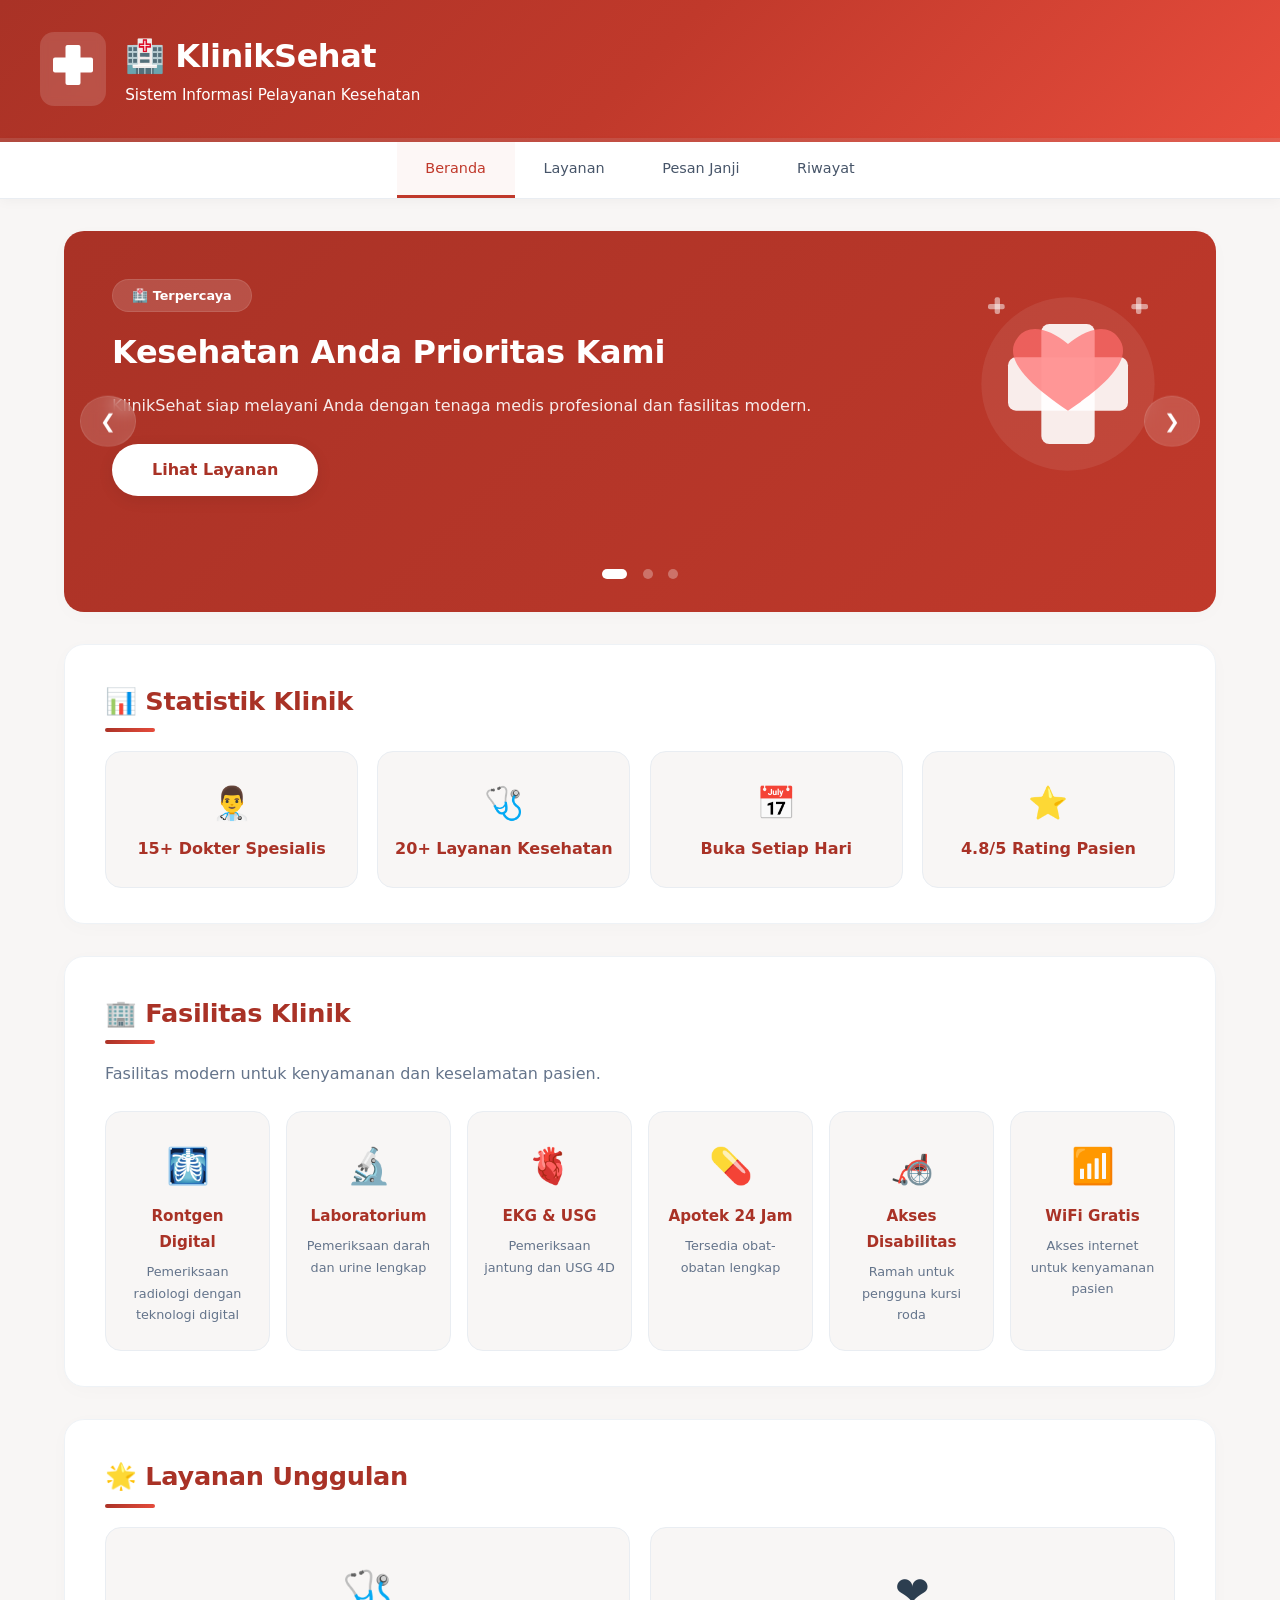
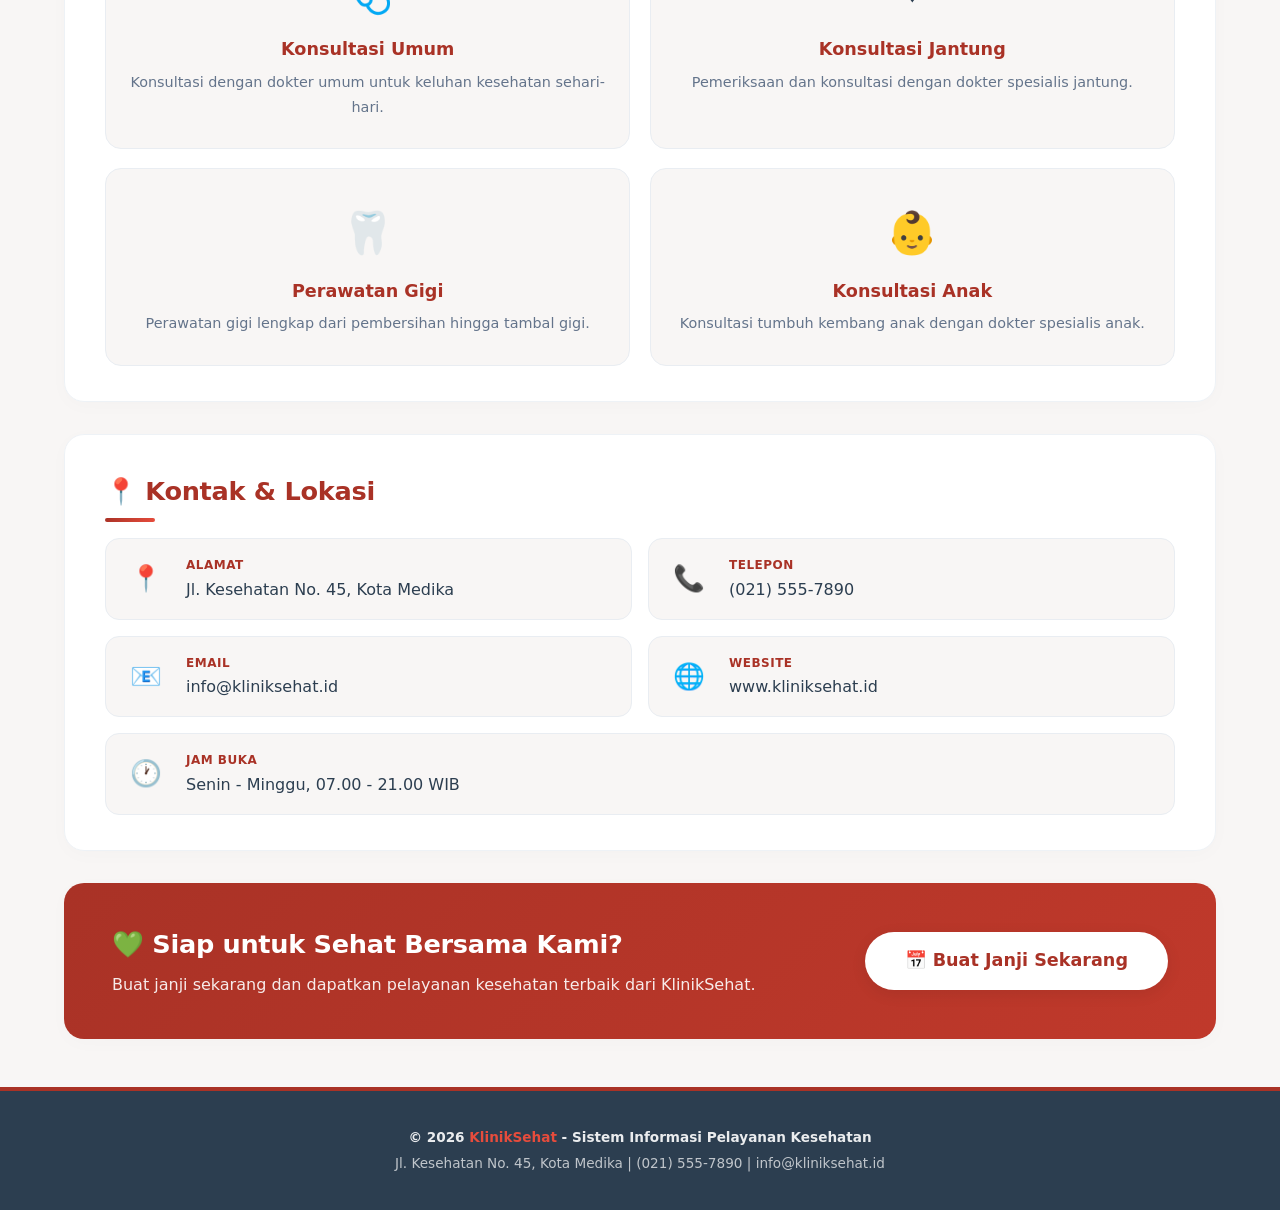
<file: index.html>
<!DOCTYPE html>
<html lang="id">
<head>
    <meta charset="UTF-8" />
    <meta name="viewport" content="width=device-width, initial-scale=1.0" />
    <title>KlinikSehat - Beranda</title>
    <link rel="stylesheet" href="css/style.css">
</head>
<body>

    <!-- ===================== HEADER ===================== -->
    <header>
        <div class="header-container">
            <div class="header-left">
                <div class="header-icon">
                    <svg viewBox="0 0 100 100" width="50" height="50">
                        <rect x="35" y="10" width="30" height="80" rx="4" fill="white" />
                        <rect x="10" y="35" width="80" height="30" rx="4" fill="white" />
                    </svg>
                </div>
                <div class="header-text">
                    <h1 class="animasi-tulisan">🏥 KlinikSehat</h1>
                    <p class="animasi-tulisan-delay">Sistem Informasi Pelayanan Kesehatan</p>
                </div>
            </div>
        </div>
    </header>

    <!-- ===================== NAVIGASI ===================== -->
    <nav>
        <ul>
            <li><a href="index.html" class="active">Beranda</a></li>
            <li><a href="layanan.html">Layanan</a></li>
            <li><a href="pesanan.html">Pesan Janji</a></li>
            <li><a href="riwayat.html">Riwayat</a></li>
        </ul>
    </nav>

    <!-- ===================== KONTEN UTAMA ===================== -->
    <main>

        <!-- ====== HERO SECTION WITH SLIDER ====== -->
        <section class="hero-slider fade-in">
            <div class="slider-container">
                <!-- Slide 1 -->
                <div class="slide active">
                    <div class="slide-content">
                        <div class="slide-text">
                            <span class="slide-badge">🏥 Terpercaya</span>
                            <h2>Kesehatan Anda Prioritas Kami</h2>
                            <p>KlinikSehat siap melayani Anda dengan tenaga medis profesional dan fasilitas modern.</p>
                            <a href="layanan.html" class="btn-primary">Lihat Layanan</a>
                        </div>
                        <div class="slide-image">
                            <svg viewBox="0 0 300 300" width="200" height="200">
                                <circle cx="150" cy="150" r="130" fill="rgba(255,255,255,0.08)" />
                                <rect x="110" y="60" width="80" height="180" rx="12" fill="white" opacity="0.9" />
                                <rect x="60" y="110" width="180" height="80" rx="12" fill="white" opacity="0.9" />
                                <path d="M150 190 C90 150, 50 110, 75 80 C90 60, 120 65, 150 90 C180 65, 210 60, 225 80 C250 110, 210 150, 150 190Z" 
                                      fill="#ff6b6b" opacity="0.7" />
                                <rect x="30" y="30" width="25" height="8" rx="3" fill="white" opacity="0.5" />
                                <rect x="40" y="20" width="8" height="25" rx="3" fill="white" opacity="0.5" />
                                <rect x="245" y="30" width="25" height="8" rx="3" fill="white" opacity="0.5" />
                                <rect x="252" y="20" width="8" height="25" rx="3" fill="white" opacity="0.5" />
                            </svg>
                        </div>
                    </div>
                </div>

                <!-- Slide 2 -->
                <div class="slide">
                    <div class="slide-content">
                        <div class="slide-text">
                            <span class="slide-badge">👨‍⚕️ Profesional</span>
                            <h2>Dokter Spesialis Berpengalaman</h2>
                            <p>Didukung oleh 15+ dokter spesialis yang siap memberikan pelayanan terbaik untuk Anda.</p>
                            <a href="layanan.html" class="btn-primary">Kenali Dokter Kami</a>
                        </div>
                        <div class="slide-image">
                            <svg viewBox="0 0 300 300" width="200" height="200">
                                <circle cx="150" cy="150" r="130" fill="rgba(255,255,255,0.08)" />
                                <circle cx="150" cy="120" r="45" fill="white" opacity="0.9" />
                                <circle cx="150" cy="120" r="25" fill="#A93226" opacity="0.3" />
                                <path d="M80 230 Q150 185 220 230" stroke="white" stroke-width="8" fill="none" stroke-linecap="round" opacity="0.9" />
                                <rect x="120" y="60" width="60" height="120" rx="8" fill="white" opacity="0.7" />
                                <rect x="110" y="55" width="80" height="15" rx="4" fill="white" opacity="0.9" />
                                <rect x="110" y="130" width="80" height="15" rx="4" fill="white" opacity="0.9" />
                            </svg>
                        </div>
                    </div>
                </div>

                <!-- Slide 3 -->
                <div class="slide">
                    <div class="slide-content">
                        <div class="slide-text">
                            <span class="slide-badge">⭐ 4.8/5</span>
                            <h2>Kepuasan Pasien adalah Prioritas</h2>
                            <p>Ribuan pasien telah merasakan pelayanan terbaik dari KlinikSehat.</p>
                            <a href="pesanan.html" class="btn-primary">Buat Janji Sekarang</a>
                        </div>
                        <div class="slide-image">
                            <svg viewBox="0 0 300 300" width="200" height="200">
                                <circle cx="150" cy="150" r="130" fill="rgba(255,255,255,0.08)" />
                                <text x="80" y="130" font-size="80" fill="white" opacity="0.9">⭐</text>
                                <text x="85" y="200" font-size="50" fill="white" opacity="0.9">4.8</text>
                                <text x="160" y="195" font-size="20" fill="white" opacity="0.7">/5</text>
                                <rect x="70" y="230" width="160" height="8" rx="4" fill="white" opacity="0.2" />
                                <rect x="70" y="230" width="140" height="8" rx="4" fill="white" opacity="0.6" />
                            </svg>
                        </div>
                    </div>
                </div>

                <!-- Slider Controls -->
                <button class="slider-btn prev" id="sliderPrev">❮</button>
                <button class="slider-btn next" id="sliderNext">❯</button>

                <!-- Slider Dots -->
                <div class="slider-dots">
                    <span class="dot active" data-slide="0"></span>
                    <span class="dot" data-slide="1"></span>
                    <span class="dot" data-slide="2"></span>
                </div>
            </div>
        </section>

        <!-- ====== STATISTIK ====== -->
        <section class="fade-in" style="animation-delay: 0.1s;">
            <h2>📊 Statistik Klinik</h2>
            <div class="info-grid">
                <div class="info-item">
                    <div class="info-icon">👨‍⚕️</div>
                    <span>15+ Dokter Spesialis</span>
                </div>
                <div class="info-item">
                    <div class="info-icon">🩺</div>
                    <span>20+ Layanan Kesehatan</span>
                </div>
                <div class="info-item">
                    <div class="info-icon">📅</div>
                    <span>Buka Setiap Hari</span>
                </div>
                <div class="info-item">
                    <div class="info-icon">⭐</div>
                    <span>4.8/5 Rating Pasien</span>
                </div>
            </div>
        </section>

        <!-- ====== FASILITAS KLINIK ====== -->
        <section class="fade-in" style="animation-delay: 0.15s;">
            <h2>🏢 Fasilitas Klinik</h2>
            <p style="color: #64748b; margin-bottom: 1.5rem;">Fasilitas modern untuk kenyamanan dan keselamatan pasien.</p>
            <div class="fasilitas-grid">
                <div class="fasilitas-item">
                    <div class="fasilitas-icon">🩻</div>
                    <h4>Rontgen Digital</h4>
                    <p>Pemeriksaan radiologi dengan teknologi digital</p>
                </div>
                <div class="fasilitas-item">
                    <div class="fasilitas-icon">🔬</div>
                    <h4>Laboratorium</h4>
                    <p>Pemeriksaan darah dan urine lengkap</p>
                </div>
                <div class="fasilitas-item">
                    <div class="fasilitas-icon">🫀</div>
                    <h4>EKG & USG</h4>
                    <p>Pemeriksaan jantung dan USG 4D</p>
                </div>
                <div class="fasilitas-item">
                    <div class="fasilitas-icon">💊</div>
                    <h4>Apotek 24 Jam</h4>
                    <p>Tersedia obat-obatan lengkap</p>
                </div>
                <div class="fasilitas-item">
                    <div class="fasilitas-icon">🦽</div>
                    <h4>Akses Disabilitas</h4>
                    <p>Ramah untuk pengguna kursi roda</p>
                </div>
                <div class="fasilitas-item">
                    <div class="fasilitas-icon">📶</div>
                    <h4>WiFi Gratis</h4>
                    <p>Akses internet untuk kenyamanan pasien</p>
                </div>
            </div>
        </section>

        <!-- ====== LAYANAN UNGGULAN ====== -->
        <section class="fade-in" style="animation-delay: 0.2s;">
            <h2>🌟 Layanan Unggulan</h2>
            <div class="layanan-unggulan-grid">
                <div class="layanan-card">
                    <div class="layanan-icon">🩺</div>
                    <h3>Konsultasi Umum</h3>
                    <p>Konsultasi dengan dokter umum untuk keluhan kesehatan sehari-hari.</p>
                </div>
                <div class="layanan-card">
                    <div class="layanan-icon">❤️</div>
                    <h3>Konsultasi Jantung</h3>
                    <p>Pemeriksaan dan konsultasi dengan dokter spesialis jantung.</p>
                </div>
                <div class="layanan-card">
                    <div class="layanan-icon">🦷</div>
                    <h3>Perawatan Gigi</h3>
                    <p>Perawatan gigi lengkap dari pembersihan hingga tambal gigi.</p>
                </div>
                <div class="layanan-card">
                    <div class="layanan-icon">👶</div>
                    <h3>Konsultasi Anak</h3>
                    <p>Konsultasi tumbuh kembang anak dengan dokter spesialis anak.</p>
                </div>
            </div>
        </section>

        <!-- ====== KONTAK & LOKASI ====== -->
        <section class="fade-in" style="animation-delay: 0.3s;">
            <h2>📍 Kontak &amp; Lokasi</h2>
            <div class="kontak-grid">
                <div class="kontak-item">
                    <div class="kontak-icon">📍</div>
                    <div>
                        <span class="kontak-label">Alamat</span>
                        <span class="kontak-value">Jl. Kesehatan No. 45, Kota Medika</span>
                    </div>
                </div>
                <div class="kontak-item">
                    <div class="kontak-icon">📞</div>
                    <div>
                        <span class="kontak-label">Telepon</span>
                        <span class="kontak-value">(021) 555-7890</span>
                    </div>
                </div>
                <div class="kontak-item">
                    <div class="kontak-icon">📧</div>
                    <div>
                        <span class="kontak-label">Email</span>
                        <span class="kontak-value">info@kliniksehat.id</span>
                    </div>
                </div>
                <div class="kontak-item">
                    <div class="kontak-icon">🌐</div>
                    <div>
                        <span class="kontak-label">Website</span>
                        <span class="kontak-value">www.kliniksehat.id</span>
                    </div>
                </div>
                <div class="kontak-item" style="grid-column: 1 / -1;">
                    <div class="kontak-icon">🕐</div>
                    <div>
                        <span class="kontak-label">Jam Buka</span>
                        <span class="kontak-value">Senin - Minggu, 07.00 - 21.00 WIB</span>
                    </div>
                </div>
            </div>
        </section>

        <!-- ====== CTA BANNER ====== -->
        <section class="cta-banner fade-in" style="animation-delay: 0.4s;">
            <div class="cta-banner-content">
                <div>
                    <h2>💚 Siap untuk Sehat Bersama Kami?</h2>
                    <p>Buat janji sekarang dan dapatkan pelayanan kesehatan terbaik dari KlinikSehat.</p>
                </div>
                <a href="pesanan.html" class="btn-primary" style="background: white; color: #A93226; font-size: 1.1rem; padding: 0.9rem 2.5rem;">
                    📅 Buat Janji Sekarang
                </a>
            </div>
        </section>

    </main>

    <!-- ===================== FOOTER ===================== -->
    <footer>
        <p>&copy; 2026 <span>KlinikSehat</span> - Sistem Informasi Pelayanan Kesehatan</p>
        <p>Jl. Kesehatan No. 45, Kota Medika | (021) 555-7890 | info@kliniksehat.id</p>
    </footer>

    <!-- ===================== JAVASCRIPT ===================== -->
    <script src="js/script.js"></script>
</body>
</html>
</file>
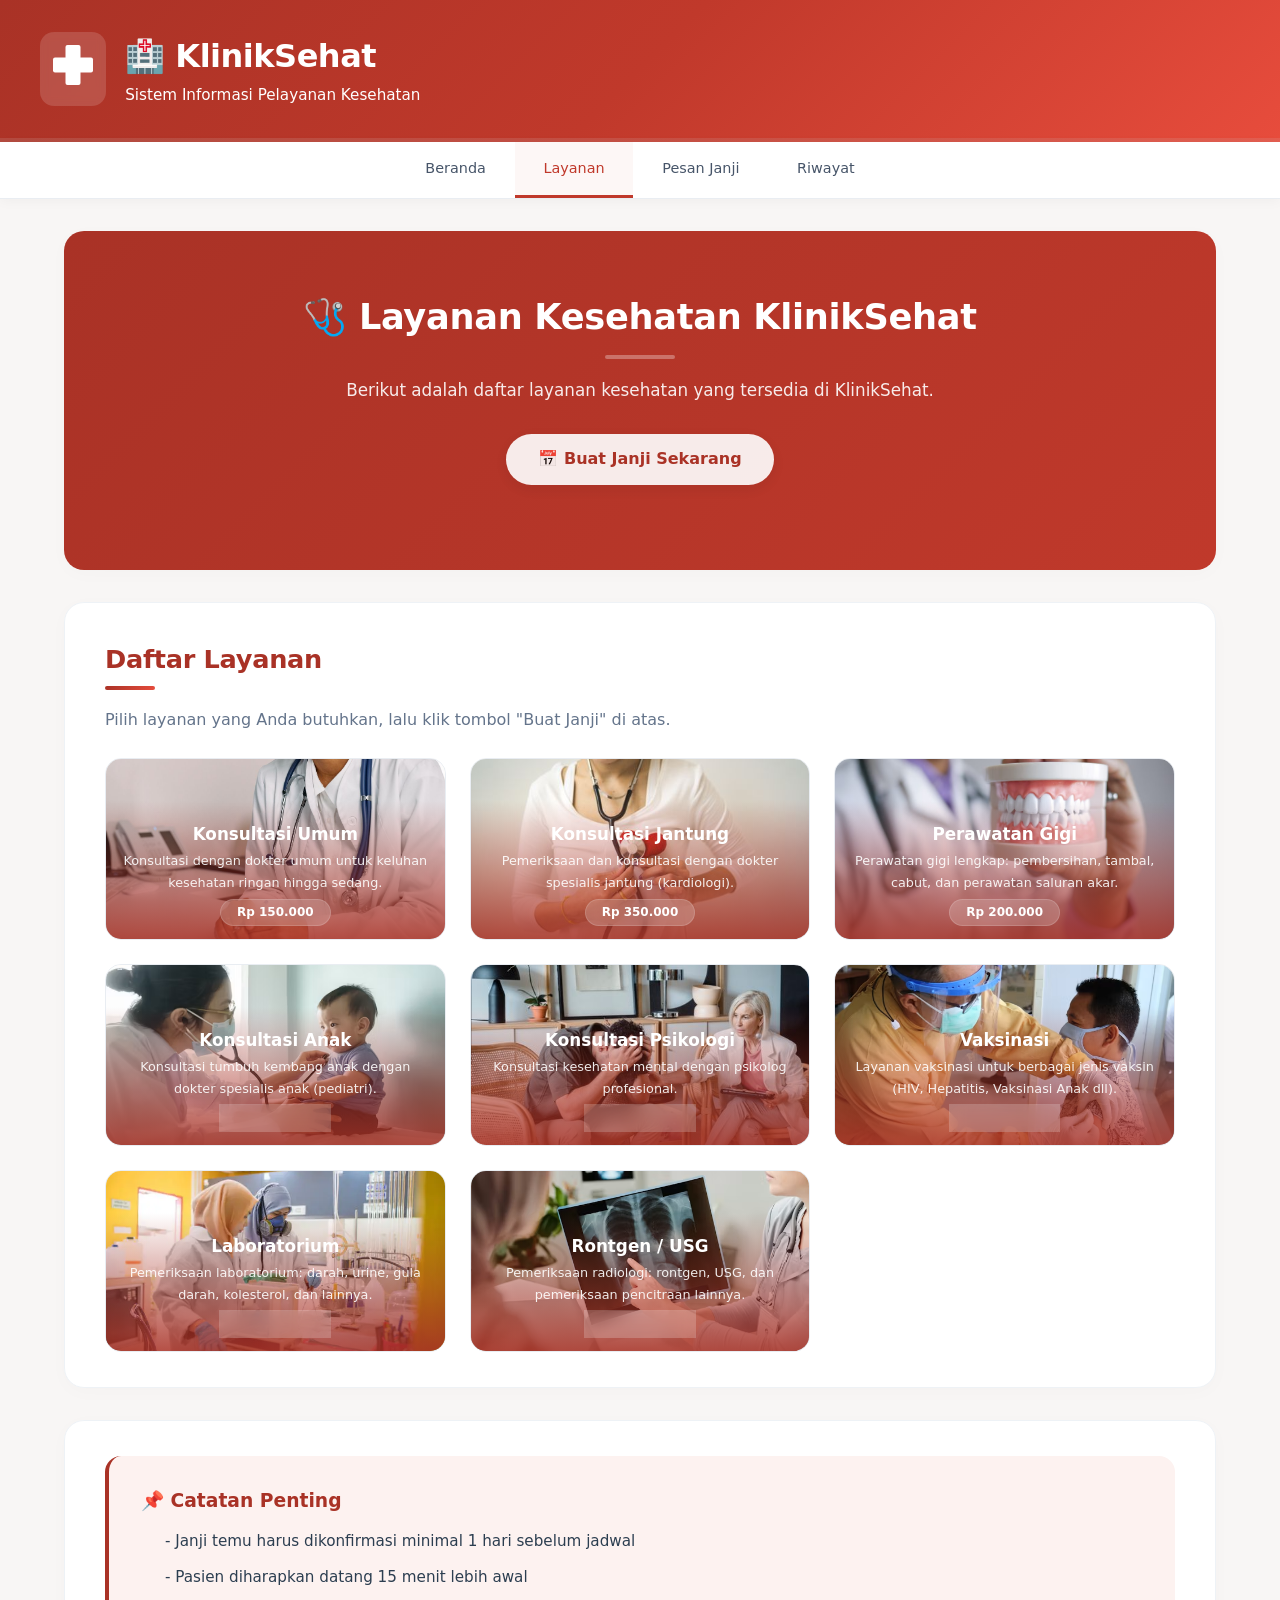
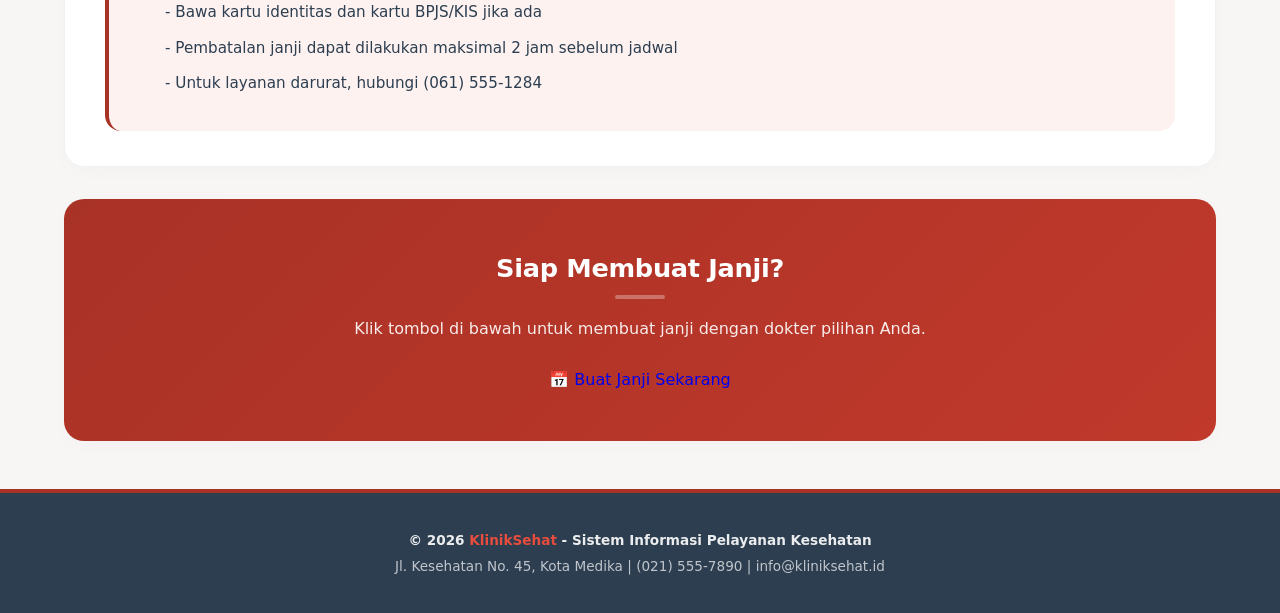
<file: layanan.html>
<!-- ============================================================
    LAYANAN.HTML - Halaman Daftar Layanan KlinikSehat
    Menampilkan 8 layanan kesehatan dalam bentuk card
    Tujuan: Informasi layanan & arahkan ke pemesanan
    Navigasi: Beranda | Layanan (aktif) | Pesan Janji | Riwayat
     ============================================================ -->
<!DOCTYPE html>
<html lang="id">
<head>
    <!-- ============================================================
    META & JUDUL HALAMAN
    ============================================================ -->
    <meta charset="UTF-8">
    <meta name="viewport" content="width=device-width, initial-scale=1.0">
    <title>KlinikSehat - Layanan</title>
    <link rel="stylesheet" href="css/style.css">
</head>
<body>

    <!-- ============================================================
    HEADER - BAGIAN ATAS HALAMAN
    Logo dan nama klinik dengan animasi.
    ============================================================ -->
    <header>
        <div class="header-container">
            <div class="header-left">
                <!-- Icon SVG (Simbol Kesehatan) -->
                <div class="header-icon">
                    <svg viewBox="0 0 100 100" width="50" height="50">
                        <rect x="35" y="10" width="30" height="80" rx="4" fill="white" />
                        <rect x="10" y="35" width="80" height="30" rx="4" fill="white" />
                    </svg>
                </div>
                <!-- Teks Header dengan Animasi Slide Down -->
                <div class="header-text">
                    <h1 class="animasi-tulisan">🏥 KlinikSehat</h1>
                    <p class="animasi-tulisan-delay">Sistem Informasi Pelayanan Kesehatan</p>
                </div>
            </div>
        </div>
    </header>

    <!-- ============================================================
    NAVIGASI - MENU UTAMA
    Link antar halaman, class "active" menandakan halaman saat ini.
    ============================================================ -->
    <nav>
        <ul>
            <li><a href="index.html">Beranda</a></li>
            <li><a href="layanan.html" class="active">Layanan</a></li>
            <li><a href="pesanan.html">Pesan Janji</a></li>
            <li><a href="riwayat.html">Riwayat</a></li>
        </ul>
    </nav>

    <!-- ============================================================
    MAIN - KONTEN UTAMA HALAMAN
    ============================================================ -->
    <main>

        <!-- ============================================================
        SECTION 1: HERO LAYANAN
        Banner utama halaman layanan dengan tombol CTA.
        ============================================================ -->
        <section class="hero fade-in" style="background: linear-gradient(135deg, #A93226, #C0392B);">
            <div class="hero-content" style="flex-direction: column; text-align: center;">
                <div class="hero-text" style="min-width: unset;">
                    <h2>🩺 Layanan Kesehatan KlinikSehat</h2>
                    <p>Berikut adalah daftar layanan kesehatan yang tersedia di KlinikSehat.</p>
                    <p style="margin-top: 0.5rem;">
                        <a href="pesanan.html" class="btn-primary" style="display:inline-block;padding:0.7rem 2rem;background:white;color:#A93226;text-decoration:none;border-radius:50px;font-weight:600;">
                            📅 Buat Janji Sekarang
                        </a>
                    </p> 
                </div>
            </div>
        </section>

        <!-- ============================================================
        SECTION 2: DAFTAR LAYANAN (GRID CARD)
        Menampilkan 8 layanan dalam bentuk card dengan gambar full.
        ============================================================ -->
        <section class="fade-in" style="animation-delay: 0.1s;">
            <h2>Daftar Layanan</h2>
            <p style="color: #64748b; margin-bottom: 1.5rem;">Pilih layanan yang Anda butuhkan, lalu klik tombol "Buat Janji" di atas.</p>

            <div class="layanan-grid">

                <!-- ===== LAYANAN 1: Konsultasi Umum ===== -->
                <div class="layanan-card">
                    <!-- Gambar full dengan overlay teks -->
                    <div class="layanan-gambar-full" style="background-image: url('picture/umum.png');">
                        <div class="layanan-overlay">
                            <h3>Konsultasi Umum</h3>
                            <p>Konsultasi dengan dokter umum untuk keluhan kesehatan ringan hingga sedang.</p>
                            <div class="layanan-footer">
                                <span class="badge-harga">Rp 150.000</span>
                            </div>
                        </div>
                    </div>
                </div>

                <!-- ===== LAYANAN 2: Konsultasi Jantung ===== -->
                <div class="layanan-card">
                    <div class="layanan-gambar-full" style="background-image: url('picture/jantung.png');">
                        <div class="layanan-overlay">
                            <h3>Konsultasi Jantung</h3>
                            <p>Pemeriksaan dan konsultasi dengan dokter spesialis jantung (kardiologi).</p>
                            <div class="layanan-footer">
                                <span class="badge-harga">Rp 350.000</span>
                            </div>
                        </div>
                    </div>
                </div>

                <!-- ===== LAYANAN 3: Perawatan Gigi ===== -->
                <div class="layanan-card">
                    <div class="layanan-gambar-full" style="background-image: url('picture/gigi.png');">
                        <div class="layanan-overlay">
                            <h3>Perawatan Gigi</h3>
                            <p>Perawatan gigi lengkap: pembersihan, tambal, cabut, dan perawatan saluran akar.</p>
                            <div class="layanan-footer">
                                <span class="badge-harga">Rp 200.000</span>
                            </div>
                        </div>
                    </div>
                </div>

                <!-- ===== LAYANAN 4: Konsultasi Anak ===== -->
                <div class="layanan-card">
                    <div class="layanan-gambar-full" style="background-image: url('picture/anak.png');">
                        <div class="layanan-overlay">
                            <h3>Konsultasi Anak</h3>
                            <p>Konsultasi tumbuh kembang anak dengan dokter spesialis anak (pediatri).</p>
                            <div class="layanan-footer">
                                <span class="badge-harga">Rp 200.000</span>
                            </div>
                        </div>
                    </div>
                </div>

                <!-- ===== LAYANAN 5: Konsultasi Psikologi ===== -->
                <div class="layanan-card">
                    <div class="layanan-gambar-full" style="background-image: url('picture/psikologi.png');">
                        <div class="layanan-overlay">
                            <h3>Konsultasi Psikologi</h3>
                            <p>Konsultasi kesehatan mental dengan psikolog profesional.</p>
                            <div class="layanan-footer">
                                <span class="badge-harga">Rp 250.000</span>
                            </div>
                        </div>
                    </div>
                </div>

                <!-- ===== LAYANAN 6: Vaksinasi ===== -->
                <div class="layanan-card">
                    <div class="layanan-gambar-full" style="background-image: url('picture/vaksinasi.png');">
                        <div class="layanan-overlay">
                            <h3>Vaksinasi</h3>
                            <p>Layanan vaksinasi untuk berbagai jenis vaksin (HIV, Hepatitis, Vaksinasi Anak dll).</p>
                            <div class="layanan-footer">
                                <span class="badge-harga">Rp 100.000</span>
                            </div>
                        </div>
                    </div>
                </div>

                <!-- ===== LAYANAN 7: Laboratorium ===== -->
                <div class="layanan-card">
                    <div class="layanan-gambar-full" style="background-image: url('picture/laboratorium.png');">
                        <div class="layanan-overlay">
                            <h3>Laboratorium</h3>
                            <p>Pemeriksaan laboratorium: darah, urine, gula darah, kolesterol, dan lainnya.</p>
                            <div class="layanan-footer">
                                <span class="badge-harga">Rp 180.000</span>
                            </div>
                        </div>
                    </div>
                </div>

                <!-- ===== LAYANAN 8: Rontgen / USG ===== -->
                <div class="layanan-card">
                    <div class="layanan-gambar-full" style="background-image: url('picture/rontgen.png');">
                        <div class="layanan-overlay">
                            <h3>Rontgen / USG</h3>
                            <p>Pemeriksaan radiologi: rontgen, USG, dan pemeriksaan pencitraan lainnya.</p>
                            <div class="layanan-footer">
                                <span class="badge-harga">Rp 300.000</span>
                            </div>
                        </div>
                    </div>
                </div>

            </div>
        </section>

        <!-- ============================================================
        SECTION 3: INFORMASI TAMBAHAN
        Menampilkan catatan penting untuk pasien.
        ============================================================ -->
        <section class="fade-in" style="animation-delay: 0.2s;">
            <div style="background: #fdf2f0; border-radius: 16px; padding: 1.8rem 2rem; border-left: 4px solid #A93226;">
                <h3 style="color: #A93226; margin-top: 0;">📌 Catatan Penting</h3>
                <ul style="list-style: none; padding: 0; margin-top: 0.5rem;">
                    <li style="padding: 0.3rem 0; padding-left: 1.5rem; position: relative; font-size: 0.95rem;">
                        - Janji temu harus dikonfirmasi minimal 1 hari sebelum jadwal
                    </li>
                    <li style="padding: 0.3rem 0; padding-left: 1.5rem; position: relative; font-size: 0.95rem;">
                        - Pasien diharapkan datang 15 menit lebih awal
                    </li>
                    <li style="padding: 0.3rem 0; padding-left: 1.5rem; position: relative; font-size: 0.95rem;">
                        - Bawa kartu identitas dan kartu BPJS/KIS jika ada
                    </li>
                    <li style="padding: 0.3rem 0; padding-left: 1.5rem; position: relative; font-size: 0.95rem;">
                        - Pembatalan janji dapat dilakukan maksimal 2 jam sebelum jadwal
                    </li>
                    <li style="padding: 0.3rem 0; padding-left: 1.5rem; position: relative; font-size: 0.95rem;">
                        - Untuk layanan darurat, hubungi (061) 555-1284
                    </li>
                </ul>
            </div>
        </section>

        <!-- ============================================================
        SECTION 4: CTA SECTION
        Call to Action untuk mendorong pengguna membuat janji.
        ============================================================ -->
        <section class="cta-section fade-in" style="animation-delay: 0.3s;">
            <h2 style="color: white;">Siap Membuat Janji?</h2>
            <p style="opacity: 0.9; margin-bottom: 1.5rem;">Klik tombol di bawah untuk membuat janji dengan dokter pilihan Anda.</p>
            
            <a href="pesanan.html" class="btn-janji-capsule">
                📅 Buat Janji Sekarang
            </a>
        </section>

    </main>

    <!-- ===================== FOOTER ===================== -->
<footer>
    <p>&copy; 2026 <span class="brand-highlight">KlinikSehat</span> - Sistem Informasi Pelayanan Kesehatan</p>
    <p>Jl. Kesehatan No. 45, Kota Medika | (021) 555-7890 | info@kliniksehat.id</p>
</footer>
</file>
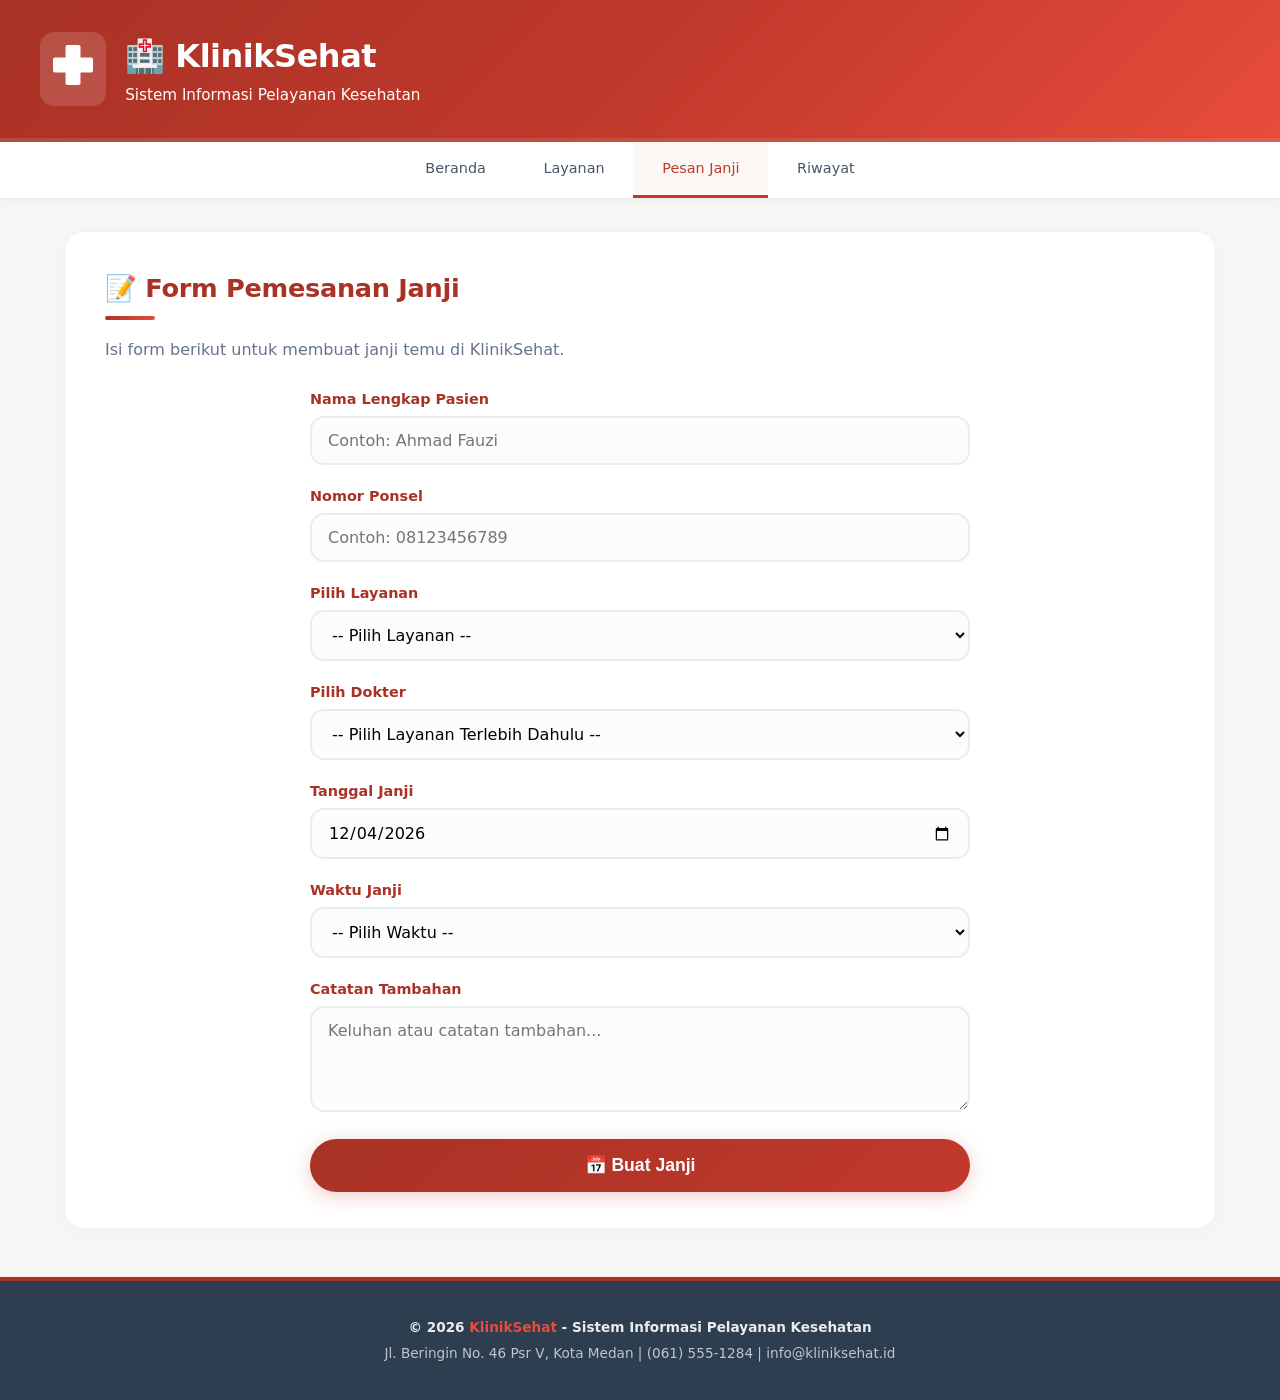
<file: pesanan.html>
<!DOCTYPE html>
<html lang="id">
<head>
    <meta charset="UTF-8">
    <meta name="viewport" content="width=device-width, initial-scale=1.0">
    <title>KlinikSehat - Pesan Janji</title>
    <link rel="stylesheet" href="css/style.css">
</head>
<body>
    <!-- ===================== HEADER ===================== -->
    <!-- Logo & nama klinik dengan animasi -->
    <header>
        <div class="header-container">
            <div class="header-left">
                <div class="header-icon">
                    <svg viewBox="0 0 100 100" width="50" height="50">
                        <rect x="35" y="10" width="30" height="80" rx="4" fill="white" />
                        <rect x="10" y="35" width="80" height="30" rx="4" fill="white" />
                    </svg>
                </div>
                <div class="header-text">
                    <h1 class="animasi-tulisan">🏥 KlinikSehat</h1>
                    <p class="animasi-tulisan-delay">Sistem Informasi Pelayanan Kesehatan</p>
                </div>
            </div>
        </div>
    </header>


    <!-- ===================== NAVIGASI ===================== -->
    <!-- Menu antar halaman, class "active" menandakan halaman ini -->
    <nav>
        <ul>
            <li><a href="index.html">Beranda</a></li>
            <li><a href="layanan.html">Layanan</a></li>
            <li><a href="pesanan.html" class="active">Pesan Janji</a></li>
            <li><a href="riwayat.html">Riwayat</a></li>
        </ul>
    </nav>
    <!-- ===================== KONTEN UTAMA ===================== -->
    <main>

        <section>
            <!-- Judul Halaman -->
            <h2>📝 Form Pemesanan Janji</h2>
            <p style="color: #64748b; margin-bottom: 1.5rem;">Isi form berikut untuk membuat janji temu di KlinikSehat.</p>

            <!-- ===== FORM PESANAN ===== -->
            <!-- Field: Nama, Telepon, Layanan, Dokter, Tanggal, Waktu, Catatan -->
            <form id="formPesanan">

                <div>
                    <label for="namaPasien">Nama Lengkap Pasien</label>
                    <input type="text" id="namaPasien" placeholder="Contoh: Ahmad Fauzi" required />
                </div>

                <div>
                    <label for="nomorPonsel">Nomor Ponsel</label>
                    <input type="tel" id="nomorPonsel" placeholder="Contoh: 08123456789" required />
                </div>

                <!-- Pilih Layanan: memicu perubahan daftar dokter -->
                <div>
                    <label for="pilihLayanan">Pilih Layanan</label>
                    <select id="pilihLayanan" required>
                        <option value="">-- Pilih Layanan --</option>
                        <option value="Konsultasi Umum">🩺 Konsultasi Umum</option>
                        <option value="Konsultasi Jantung">❤️ Konsultasi Jantung</option>
                        <option value="Perawatan Gigi">🦷 Perawatan Gigi</option>
                        <option value="Konsultasi Anak">👶 Konsultasi Anak</option>
                        <option value="Konsultasi Psikologi">🧠 Konsultasi Psikologi</option>
                        <option value="Vaksinasi">💉 Vaksinasi</option>
                        <option value="Laboratorium">🔬 Laboratorium</option>
                        <option value="Rontgen / USG">🩻 Rontgen / USG</option>
                    </select>
                </div>

                <!-- Pilih Dokter: terisi otomatis dari JavaScript -->
                <div>
                    <label for="pilihDokter">Pilih Dokter</label>
                    <select id="pilihDokter" required>
                        <option value="">-- Pilih Layanan Terlebih Dahulu --</option>
                    </select>
                </div>

                <!-- Tanggal: minimal hari ini (diatur JS) -->
                <div>
                    <label for="tanggalJanji">Tanggal Janji</label>
                    <input type="date" id="tanggalJanji" required />
                </div>

                <!-- Waktu: 13.00 - 20.00 -->
                <div>
                    <label for="waktuJanji">Waktu Janji</label>
                    <select id="waktuJanji" required>
                        <option value="">-- Pilih Waktu --</option>
                        <option value="13:00">13.00</option>
                        <option value="14:00">14.00</option>
                        <option value="15:00">15.00</option>
                        <option value="16:00">16.00</option>
                        <option value="17:00">17.00</option>
                        <option value="18:00">18.00</option>
                        <option value="19:00">19.00</option>
                        <option value="20:00">20.00</option>
                    </select>
                </div>

                <div>
                    <label for="catatanTambahan">Catatan Tambahan</label>
                    <textarea id="catatanTambahan" rows="4" placeholder="Keluhan atau catatan tambahan..."></textarea>
                </div>

                <!-- Tombol Submit: menyimpan data ke localStorage -->
                <button type="submit" id="btnSubmit">📅 Buat Janji</button>

            </form>

            <!-- Pesan Sukses: muncul setelah submit berhasil -->
            <div id="pesanSukses" style="display: none;">
                <h3>✅ Janji Berhasil Dibuat!</h3>
                <p>Data janji Anda telah disimpan. Silakan cek <a href="riwayat.html">Riwayat</a> untuk melihat daftar janji.</p>
                <a href="riwayat.html"><button>Lihat Riwayat</button></a>
            </div>

        </section>

    </main>
    
    <!-- ===================== FOOTER ===================== -->
    <!-- Hak cipta & kontak klinik -->
    <footer>
        <p>&copy; 2026 <span>KlinikSehat</span> - Sistem Informasi Pelayanan Kesehatan</p>
        <p>Jl. Beringin No. 46 Psr V, Kota Medan | (061) 555-1284 | info@kliniksehat.id</p>
    </footer>

    <!-- ===================== JAVASCRIPT ===================== -->
    <!-- File js/script.js berisi: data dokter, CRUD, localStorage, event handling -->
    <script src="js/script.js"></script>
</body>
</html>
</file>
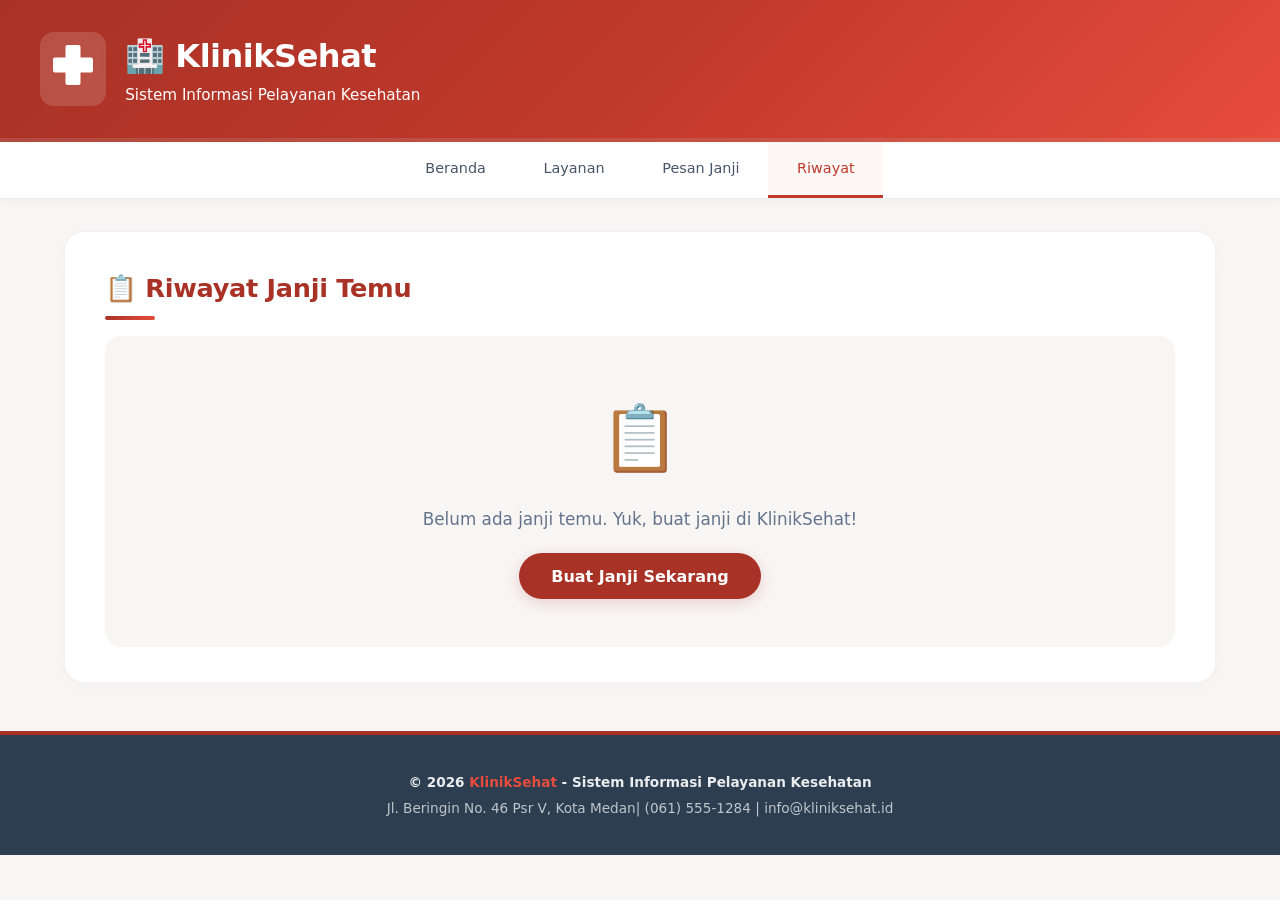
<file: riwayat.html>
<!-- ============================================================
     RIWAYAT.HTML - Halaman Riwayat Janji KlinikSehat
     ============================================================
     Menampilkan semua data janji yang sudah dibuat dalam bentuk tabel.
     Fitur: Lihat data, Edit, Hapus per data, Hapus semua.
     ============================================================ -->

<!DOCTYPE html>
<html lang="id">
<head>
    <meta charset="UTF-8">
    <meta name="viewport" content="width=device-width, initial-scale=1.0">
    <title>KlinikSehat - Riwayat Janji</title>
    <link rel="stylesheet" href="css/style.css">
</head>
<body>

    <!-- ===== HEADER ===== -->
    <header>
        <div class="header-container">
            <div class="header-left">
                <div class="header-icon">
                    <svg viewBox="0 0 100 100" width="50" height="50">
                        <rect x="35" y="10" width="30" height="80" rx="4" fill="white" />
                        <rect x="10" y="35" width="80" height="30" rx="4" fill="white" />
                    </svg>
                </div>
                <div class="header-text">
                    <h1 class="animasi-tulisan">🏥 KlinikSehat</h1>
                    <p class="animasi-tulisan-delay">Sistem Informasi Pelayanan Kesehatan</p>
                </div>
            </div>
        </div>
    </header>

    <!-- ===== NAVIGASI ===== -->
    <nav>
        <ul>
            <li><a href="index.html">Beranda</a></li>
            <li><a href="layanan.html">Layanan</a></li>
            <li><a href="pesanan.html">Pesan Janji</a></li>
            <li><a href="riwayat.html" class="active">Riwayat</a></li>
        </ul>
    </nav>

    <!-- ===== MAIN CONTENT ===== -->
    <main>

        <section class="fade-in">
            <!-- Header: Judul + Tombol Hapus Semua -->
            <div class="riwayat-header">
                <h2>📋 Riwayat Janji Temu</h2>
                <button id="btnHapusSemua">🗑️ Hapus Semua</button>
            </div>

            <!-- Tempat data riwayat ditampilkan oleh JavaScript -->
            <div id="kontenRiwayat"></div>
        </section>

    </main>

    <!-- ===== FOOTER ===== -->
    <footer>
        <p>&copy; 2026 <span>KlinikSehat</span> - Sistem Informasi Pelayanan Kesehatan</p>
        <p>Jl. Beringin No. 46 Psr V, Kota Medan| (061) 555-1284 | info@kliniksehat.id</p>
    </footer>

    <!-- ===== JAVASCRIPT ===== -->
    <script src="js/script.js"></script>
</body>
</html>
</file>
<file: css/style.css>
/* ============================
   RESET & BASE STYLES
   ============================ */
* {
    margin: 0;
    padding: 0;
    box-sizing: border-box;
}

body {
    font-family: 'Inter', 'Segoe UI', system-ui, sans-serif;
    background: #F8F6F5;
    color: #2C3E50;
    line-height: 1.7;
    min-height: 100vh;
}

a {
    text-decoration: none;
}

/* ============================
   HEADER - MERAH ELEGAN
   ============================ */
header {
    background: linear-gradient(135deg, #A93226, #C0392B, #E74C3C);
    color: white;
    padding: 1.8rem 2rem;
    border-bottom: 4px solid rgba(255,255,255,0.12);
}

.header-container {
    max-width: 1200px;
    margin: 0 auto;
}

.header-left {
    display: flex;
    align-items: center;
    gap: 1.2rem;
}

.header-icon {
    background: rgba(255,255,255,0.15);
    padding: 0.5rem;
    border-radius: 14px;
    backdrop-filter: blur(4px);
}

.header-text h1 {
    font-size: 2rem;
    font-weight: 700;
    letter-spacing: -0.5px;
}

.header-text p {
    font-weight: 300;
    opacity: 0.85;
    font-size: 0.95rem;
}

/* Animasi Header */
.animasi-tulisan {
    animation: slideDown 0.6s ease forwards;
    opacity: 0;
}
.animasi-tulisan-delay {
    animation: slideDown 0.6s ease forwards;
    animation-delay: 0.2s;
    opacity: 0;
}
@keyframes slideDown {
    from { opacity: 0; transform: translateY(-16px); }
    to { opacity: 1; transform: translateY(0); }
}

/* ============================
   NAVIGASI - CLEAN
   ============================ */
nav {
    background: white;
    box-shadow: 0 2px 12px rgba(0,0,0,0.04);
    border-bottom: 1px solid #e9edf2;
    position: sticky;
    top: 0;
    z-index: 100;
}

nav ul {
    list-style: none;
    display: flex;
    justify-content: center;
    flex-wrap: wrap;
    max-width: 1200px;
    margin: 0 auto;
    padding: 0 1rem;
}

nav ul li a {
    display: block;
    padding: 0.9rem 1.8rem;
    color: #475569;
    font-weight: 500;
    font-size: 0.9rem;
    transition: all 0.3s ease;
    border-bottom: 3px solid transparent;
}

nav ul li a:hover,
nav ul li a.active {
    color: #C0392B;
    border-bottom-color: #C0392B;
    background: rgba(192, 57, 43, 0.04);
}

/* ============================
   MAIN CONTENT
   ============================ */
main {
    max-width: 1200px;
    margin: 2rem auto;
    padding: 0 1.5rem;
}

section {
    background: white;
    padding: 2.2rem 2.5rem;
    border-radius: 20px;
    box-shadow: 0 4px 20px rgba(0,0,0,0.02);
    margin-bottom: 2rem;
    border: 1px solid #eef2f6;
    transition: box-shadow 0.3s ease;
}

section:hover {
    box-shadow: 0 8px 32px rgba(0,0,0,0.05);
}

section h2 {
    color: #A93226;
    margin-bottom: 1rem;
    font-size: 1.6rem;
    font-weight: 700;
    letter-spacing: -0.3px;
}

section h2::after {
    content: '';
    display: block;
    width: 50px;
    height: 4px;
    background: linear-gradient(135deg, #A93226, #E74C3C);
    border-radius: 4px;
    margin-top: 0.3rem;
}

/* ============================
   FADE IN ANIMATION
   ============================ */
.fade-in {
    opacity: 0;
    animation: fadeInUp 0.7s ease forwards;
}
@keyframes fadeInUp {
    from { opacity: 0; transform: translateY(24px); }
    to { opacity: 1; transform: translateY(0); }
}

/* ============================
   HERO - MERAH ELEGAN
   ============================ */
.hero {
    background: linear-gradient(135deg, #A93226, #C0392B, #E74C3C);
    color: white;
    text-align: center;
    padding: 3.5rem 3rem;
    border-radius: 20px;
    border: none;
}

.hero-content {
    display: flex;
    align-items: center;
    gap: 2.5rem;
    justify-content: center;
    flex-wrap: wrap;
}

.hero-illustration {
    flex-shrink: 0;
    animation: float 3s ease-in-out infinite;
}
@keyframes float {
    0%, 100% { transform: translateY(0); }
    50% { transform: translateY(-12px); }
}

.hero-text {
    flex: 1;
    min-width: 260px;
}

.hero h2 {
    color: white;
    font-size: 2.2rem;
    font-weight: 700;
}
.hero h2::after {
    background: rgba(255,255,255,0.3);
    margin: 0.5rem auto 0;
    width: 70px;
}

.hero p {
    font-size: 1.05rem;
    max-width: 600px;
    margin: 1rem auto 1.8rem;
    opacity: 0.9;
    line-height: 1.8;
}

.btn-primary {
    display: inline-block;
    background: white;
    color: #A93226;
    padding: 0.8rem 2.5rem;
    border-radius: 50px;
    font-weight: 700;
    font-size: 1rem;
    transition: all 0.3s ease;
    box-shadow: 0 4px 16px rgba(0,0,0,0.08);
}
.btn-primary:hover {
    transform: translateY(-3px);
    box-shadow: 0 8px 28px rgba(0,0,0,0.15);
}

/* ============================
   STATS / INFO GRID
   ============================ */
.info-grid {
    display: grid;
    grid-template-columns: repeat(auto-fit, minmax(180px, 1fr));
    gap: 1.2rem;
    margin-top: 1.2rem;
}

.info-item {
    background: #F8F6F5;
    padding: 1.5rem 1rem;
    border-radius: 16px;
    text-align: center;
    border: 1px solid #e9edf2;
    transition: all 0.3s ease;
}
.info-item:hover {
    transform: translateY(-4px);
    border-color: #C0392B;
    box-shadow: 0 8px 24px rgba(192, 57, 43, 0.06);
}

.info-icon {
    font-size: 2rem;
    display: block;
    margin-bottom: 0.3rem;
}
.info-item span {
    font-weight: 600;
    color: #A93226;
}

/* ============================
   LAYANAN UNGGULAN - 2x2
   ============================ */
.layanan-unggulan-grid {
    display: grid;
    grid-template-columns: repeat(2, 1fr);
    gap: 1.2rem;
    margin-top: 1.2rem;
}

.layanan-unggulan-grid .layanan-card {
    background: #F8F6F5;
    border-radius: 16px;
    padding: 1.8rem 1.5rem;
    text-align: center;
    border: 1px solid #e9edf2;
    transition: all 0.3s ease;
}
.layanan-unggulan-grid .layanan-card:hover {
    transform: translateY(-6px);
    border-color: #C0392B;
    box-shadow: 0 8px 28px rgba(192, 57, 43, 0.06);
}

.layanan-unggulan-grid .layanan-icon {
    font-size: 2.6rem;
    display: block;
    margin-bottom: 0.5rem;
}
.layanan-unggulan-grid .layanan-card h3 {
    color: #A93226;
    font-size: 1.1rem;
    margin: 0.3rem 0;
}
.layanan-unggulan-grid .layanan-card p {
    color: #64748b;
    font-size: 0.9rem;
}

/* ============================
   KONTAK
   ============================ */
.kontak-grid {
    display: grid;
    grid-template-columns: repeat(2, 1fr);
    gap: 1rem;
    margin-top: 1rem;
}

.kontak-item {
    background: #F8F6F5;
    padding: 1rem 1.5rem;
    border-radius: 14px;
    border: 1px solid #e9edf2;
    display: flex;
    align-items: center;
    gap: 1rem;
    transition: all 0.3s ease;
}
.kontak-item:hover {
    border-color: #C0392B;
}
.kontak-icon {
    font-size: 1.6rem;
    min-width: 40px;
}
.kontak-label {
    font-weight: 600;
    color: #A93226;
    font-size: 0.75rem;
    display: block;
    text-transform: uppercase;
    letter-spacing: 0.5px;
}
.kontak-value {
    color: #2C3E50;
    font-weight: 500;
    display: block;
}

/* ============================
   LAYANAN GRID (dengan gambar)
   ============================ */
.layanan-grid {
    display: grid;
    grid-template-columns: repeat(auto-fit, minmax(260px, 1fr));
    gap: 1.5rem;
    margin-top: 1.5rem;
}

.layanan-card {
    border-radius: 16px;
    overflow: hidden;
    border: 1px solid #e9edf2;
    transition: all 0.3s ease;
    background: white;
}
.layanan-card:hover {
    transform: translateY(-6px);
    box-shadow: 0 12px 36px rgba(0,0,0,0.06);
}

.layanan-gambar-full {
    width: 100%;
    height: 180px;
    background-size: cover;
    background-position: center;
    position: relative;
}

.layanan-overlay {
    position: absolute;
    bottom: 0;
    left: 0;
    right: 0;
    padding: 1.2rem 1rem 0.8rem;
    background: linear-gradient(transparent, rgba(169, 50, 38, 0.85));
    color: white;
    text-align: center;
}
.layanan-overlay h3 {
    color: white;
    font-size: 1.05rem;
    font-weight: 700;
    margin: 0 0 0.1rem;
}
.layanan-overlay p {
    font-size: 0.8rem;
    opacity: 0.9;
    margin: 0 0 0.2rem;
}
.layanan-overlay .badge-harga {
    display: inline-block;
    background: rgba(255,255,255,0.2);
    backdrop-filter: blur(8px);
    padding: 0.15rem 1rem;
    border-radius: 20px;
    font-weight: 700;
    font-size: 0.75rem;
    border: 1px solid rgba(255,255,255,0.15);
}

/* ============================
   FORM
   ============================ */
#formPesanan {
    max-width: 660px;
    margin: 0 auto;
}

#formPesanan div {
    margin-bottom: 1.2rem;
}

#formPesanan label {
    display: block;
    font-weight: 600;
    color: #A93226;
    margin-bottom: 0.3rem;
    font-size: 0.9rem;
}

#formPesanan input,
#formPesanan select,
#formPesanan textarea {
    width: 100%;
    padding: 0.8rem 1rem;
    border: 2px solid #e9edf2;
    border-radius: 14px;
    font-size: 1rem;
    font-family: inherit;
    transition: all 0.3s ease;
    background: #fafcfd;
}
#formPesanan input:focus,
#formPesanan select:focus,
#formPesanan textarea:focus {
    outline: none;
    border-color: #C0392B;
    box-shadow: 0 0 0 4px rgba(192, 57, 43, 0.08);
}

#btnSubmit {
    background: linear-gradient(135deg, #A93226, #C0392B);
    color: white;
    border: none;
    padding: 1rem 2.5rem;
    border-radius: 50px;
    font-weight: 700;
    font-size: 1.1rem;
    cursor: pointer;
    transition: all 0.3s ease;
    width: 100%;
    box-shadow: 0 4px 20px rgba(192, 57, 43, 0.25);
}
#btnSubmit:hover {
    transform: translateY(-3px);
    box-shadow: 0 8px 32px rgba(192, 57, 43, 0.35);
}

/* ============================
   PESAN SUKSES
   ============================ */
#pesanSukses {
    background: #fdf2f0;
    border: 2px solid #C0392B;
    border-radius: 16px;
    padding: 2.5rem;
    text-align: center;
}
#pesanSukses h3 {
    color: #A93226;
}
#pesanSukses a {
    color: #A93226;
    font-weight: 600;
}
#pesanSukses button {
    background: #A93226;
    color: white;
    border: none;
    padding: 0.7rem 2rem;
    border-radius: 50px;
    font-weight: 600;
    cursor: pointer;
    transition: all 0.3s ease;
}
#pesanSukses button:hover {
    transform: scale(1.03);
}

/* ============================
   RIWAYAT
   ============================ */
.riwayat-header {
    display: flex;
    justify-content: space-between;
    align-items: center;
    flex-wrap: wrap;
    gap: 1rem;
}

#btnHapusSemua {
    background: #A93226;
    color: white;
    border: none;
    padding: 0.6rem 1.8rem;
    border-radius: 50px;
    font-weight: 600;
    font-size: 0.9rem;
    cursor: pointer;
    transition: all 0.3s ease;
}
#btnHapusSemua:hover {
    background: #8B231B;
    transform: scale(1.02);
}

/* Tabel */
.tabel-wrapper {
    overflow-x: auto;
    margin-top: 1rem;
    border-radius: 16px;
    border: 1px solid #e9edf2;
}
.tabel-riwayat {
    width: 100%;
    border-collapse: collapse;
    font-size: 0.9rem;
    min-width: 700px;
}
.tabel-riwayat thead {
    background: #A93226;
    color: white;
}
.tabel-riwayat thead th {
    padding: 0.8rem 1rem;
    text-align: left;
    font-weight: 600;
}
.tabel-riwayat tbody tr {
    border-bottom: 1px solid #e9edf2;
}
.tabel-riwayat tbody tr:hover {
    background: #F8F6F5;
}
.tabel-riwayat tbody td {
    padding: 0.7rem 1rem;
}
.tabel-riwayat .no-urut {
    display: inline-flex;
    align-items: center;
    justify-content: center;
    background: #A93226;
    color: white;
    width: 26px;
    height: 26px;
    border-radius: 50%;
    font-size: 0.7rem;
    font-weight: 700;
}
.tabel-riwayat .nama-pasien {
    font-weight: 600;
    color: #A93226;
}
.tabel-riwayat .badge-status {
    background: #fdf2f0;
    color: #A93226;
    padding: 0.2rem 1rem;
    border-radius: 50px;
    font-size: 0.7rem;
    font-weight: 700;
}
.tabel-riwayat .harga-text {
    font-weight: 700;
    color: #A93226;
}
.aksi-button {
    display: flex;
    gap: 0.4rem;
    flex-wrap: wrap;
}
.aksi-button .btn-edit,
.aksi-button .btn-hapus {
    padding: 0.2rem 0.9rem;
    border: none;
    border-radius: 6px;
    cursor: pointer;
    font-size: 0.7rem;
    font-weight: 600;
    transition: all 0.3s ease;
}
.aksi-button .btn-edit {
    background: #f59e0b;
    color: white;
}
.aksi-button .btn-edit:hover {
    background: #d97706;
}
.aksi-button .btn-hapus {
    background: #A93226;
    color: white;
}
.aksi-button .btn-hapus:hover {
    background: #8B231B;
}

/* ============================
   RIWAYAT KOSONG
   ============================ */
.riwayat-kosong {
    text-align: center;
    padding: 3rem 2rem;
    background: #F8F6F5;
    border-radius: 16px;
}
.riwayat-kosong .icon-kosong {
    font-size: 4rem;
    margin-bottom: 0.8rem;
}
.riwayat-kosong p {
    font-size: 1.05rem;
    color: #64748b;
    margin-bottom: 1.2rem;
}
.btn-ke-layanan {
    display: inline-block;
    background: #A93226;
    color: white;
    padding: 0.6rem 2rem;
    border-radius: 50px;
    text-decoration: none;
    font-weight: 600;
    transition: all 0.3s ease;
    box-shadow: 0 4px 15px rgba(169, 50, 38, 0.2);
}
.btn-ke-layanan:hover {
    transform: scale(1.05);
    box-shadow: 0 6px 25px rgba(169, 50, 38, 0.3);
}

/* ============================
   CTA SECTION - MERAH ELEGAN
   ============================ */
.cta-section {
    background: linear-gradient(135deg, #A93226, #C0392B);
    color: white;
    text-align: center;
    padding: 3rem 2rem;
    border-radius: 20px;
    border: none;
}
.cta-section h2 {
    color: white;
}
.cta-section h2::after {
    background: rgba(255,255,255,0.3);
    margin: 0.3rem auto 0;
}
.cta-section p {
    opacity: 0.9;
    margin-bottom: 1.2rem;
}
.cta-section .btn-primary {
    background: white;
    color: #A93226;
}

/* ============================
   FOOTER
   ============================ */
footer {
    background: #2C3E50;
    color: rgba(255,255,255,0.7);
    text-align: center;
    padding: 2rem;
    margin-top: 3rem;
    border-top: 4px solid #A93226;
}
footer p {
    margin: 0.2rem 0;
    font-size: 0.85rem;
}
footer p:first-child {
    font-weight: 600;
    color: rgba(255,255,255,0.9);
}
footer p:first-child span {
    color: #E74C3C;
}

/* ================================================================
   ================ TAMBAHAN KONTEN (INDEX.HTML) ==================
   ================================================================ */

/* ============================
   SLIDER / CAROUSEL
   ============================ */
.hero-slider {
    background: linear-gradient(135deg, #A93226, #C0392B);
    border-radius: 20px;
    padding: 0;
    overflow: hidden;
    border: none;
    position: relative;
}

.slider-container {
    position: relative;
    width: 100%;
    min-height: 380px;
    overflow: hidden;
}

.slide {
    display: none;
    padding: 3rem 3rem;
    animation: fadeSlide 0.8s ease forwards;
}

.slide.active {
    display: block;
}

@keyframes fadeSlide {
    from { opacity: 0; transform: scale(0.95); }
    to { opacity: 1; transform: scale(1); }
}

.slide-content {
    display: flex;
    align-items: center;
    gap: 2.5rem;
    justify-content: center;
    flex-wrap: wrap;
}

.slide-text {
    flex: 1;
    min-width: 250px;
    color: white;
}

.slide-badge {
    display: inline-block;
    background: rgba(255,255,255,0.15);
    padding: 0.3rem 1.2rem;
    border-radius: 50px;
    font-size: 0.8rem;
    font-weight: 600;
    margin-bottom: 0.8rem;
    backdrop-filter: blur(8px);
    border: 1px solid rgba(255,255,255,0.1);
}

.slide-text h2 {
    color: white;
    font-size: 2rem;
    margin-bottom: 0.8rem;
}

.slide-text h2::after {
    display: none;
}

.slide-text p {
    opacity: 0.9;
    font-size: 1rem;
    margin-bottom: 1.5rem;
}

.slide-image {
    flex-shrink: 0;
    animation: float 3s ease-in-out infinite;
}

.slider-btn {
    position: absolute;
    top: 50%;
    transform: translateY(-50%);
    background: rgba(255,255,255,0.15);
    color: white;
    border: none;
    padding: 0.8rem 1.2rem;
    font-size: 1.2rem;
    cursor: pointer;
    border-radius: 50%;
    backdrop-filter: blur(8px);
    transition: all 0.3s ease;
    border: 1px solid rgba(255,255,255,0.1);
    z-index: 10;
}

.slider-btn:hover {
    background: rgba(255,255,255,0.3);
    transform: translateY(-50%) scale(1.1);
}

.slider-btn.prev {
    left: 1rem;
}

.slider-btn.next {
    right: 1rem;
}

.slider-dots {
    text-align: center;
    padding: 1rem 0 1.5rem;
    position: relative;
    z-index: 5;
}

.dot {
    display: inline-block;
    width: 10px;
    height: 10px;
    border-radius: 50%;
    background: rgba(255,255,255,0.3);
    margin: 0 5px;
    cursor: pointer;
    transition: all 0.3s ease;
}

.dot.active {
    background: white;
    width: 25px;
    border-radius: 10px;
}

/* ============================
   FASILITAS GRID
   ============================ */
.fasilitas-grid {
    display: grid;
    grid-template-columns: repeat(auto-fit, minmax(160px, 1fr));
    gap: 1rem;
    margin-top: 1rem;
}

.fasilitas-item {
    background: #F8F6F5;
    padding: 1.5rem 1rem;
    border-radius: 16px;
    text-align: center;
    border: 1px solid #e9edf2;
    transition: all 0.3s ease;
}

.fasilitas-item:hover {
    transform: translateY(-4px);
    border-color: #C0392B;
    box-shadow: 0 8px 24px rgba(192, 57, 43, 0.06);
}

.fasilitas-icon {
    font-size: 2.2rem;
    display: block;
    margin-bottom: 0.5rem;
}

.fasilitas-item h4 {
    color: #A93226;
    font-size: 0.95rem;
    margin: 0.3rem 0;
}

.fasilitas-item p {
    color: #64748b;
    font-size: 0.8rem;
    margin: 0;
}

/* ============================
   CTA BANNER
   ============================ */
.cta-banner {
    background: linear-gradient(135deg, #A93226, #C0392B);
    border-radius: 20px;
    padding: 2.5rem 3rem;
    border: none;
}

.cta-banner-content {
    display: flex;
    align-items: center;
    justify-content: space-between;
    flex-wrap: wrap;
    gap: 1.5rem;
}

.cta-banner-content h2 {
    color: white;
    font-size: 1.6rem;
    margin: 0;
}

.cta-banner-content h2::after {
    display: none;
}

.cta-banner-content p {
    color: rgba(255,255,255,0.9);
    margin: 0.3rem 0 0;
    font-size: 1rem;
}

/* ================================================================
   ==================== RESPONSIVE ================================
   ================================================================ */

@media (max-width: 768px) {
    .header-left {
        flex-direction: column;
        text-align: center;
    }
    header h1 {
        font-size: 1.6rem;
    }
    nav ul li a {
        padding: 0.6rem 1rem;
        font-size: 0.8rem;
    }
    section {
        padding: 1.5rem;
    }
    .layanan-unggulan-grid {
        grid-template-columns: 1fr;
    }
    .kontak-grid {
        grid-template-columns: 1fr;
    }
    .hero-content {
        flex-direction: column;
        text-align: center;
    }
    .hero h2 {
        font-size: 1.6rem;
    }
    .riwayat-header {
        flex-direction: column;
        align-items: stretch;
    }
    .tabel-riwayat {
        font-size: 0.8rem;
        min-width: 600px;
    }
    .info-grid {
        grid-template-columns: 1fr 1fr;
    }

    /* TAMBAHAN RESPONSIVE */
    .slide {
        padding: 2rem 1.5rem;
    }
    .slide-text h2 {
        font-size: 1.5rem;
    }
    .slider-btn {
        padding: 0.5rem 0.8rem;
        font-size: 1rem;
    }
    .cta-banner-content {
        flex-direction: column;
        text-align: center;
    }
}

@media (max-width: 480px) {
    .info-grid {
        grid-template-columns: 1fr;
    }
    .layanan-grid {
        grid-template-columns: 1fr;
    }
    nav ul li a {
        padding: 0.4rem 0.7rem;
        font-size: 0.7rem;
    }
    .tabel-riwayat {
        font-size: 0.7rem;
        min-width: 480px;
    }
    .tabel-riwayat thead th,
    .tabel-riwayat tbody td {
        padding: 0.4rem 0.5rem;
    }

    /* TAMBAHAN RESPONSIVE */
    .slide-text h2 {
        font-size: 1.2rem;
    }
    .slide-image svg {
        width: 120px;
        height: 120px;
    }
    .slider-btn {
        padding: 0.3rem 0.6rem;
        font-size: 0.8rem;
    }
    .fasilitas-grid {
        grid-template-columns: repeat(2, 1fr);
    }
}
</file>
